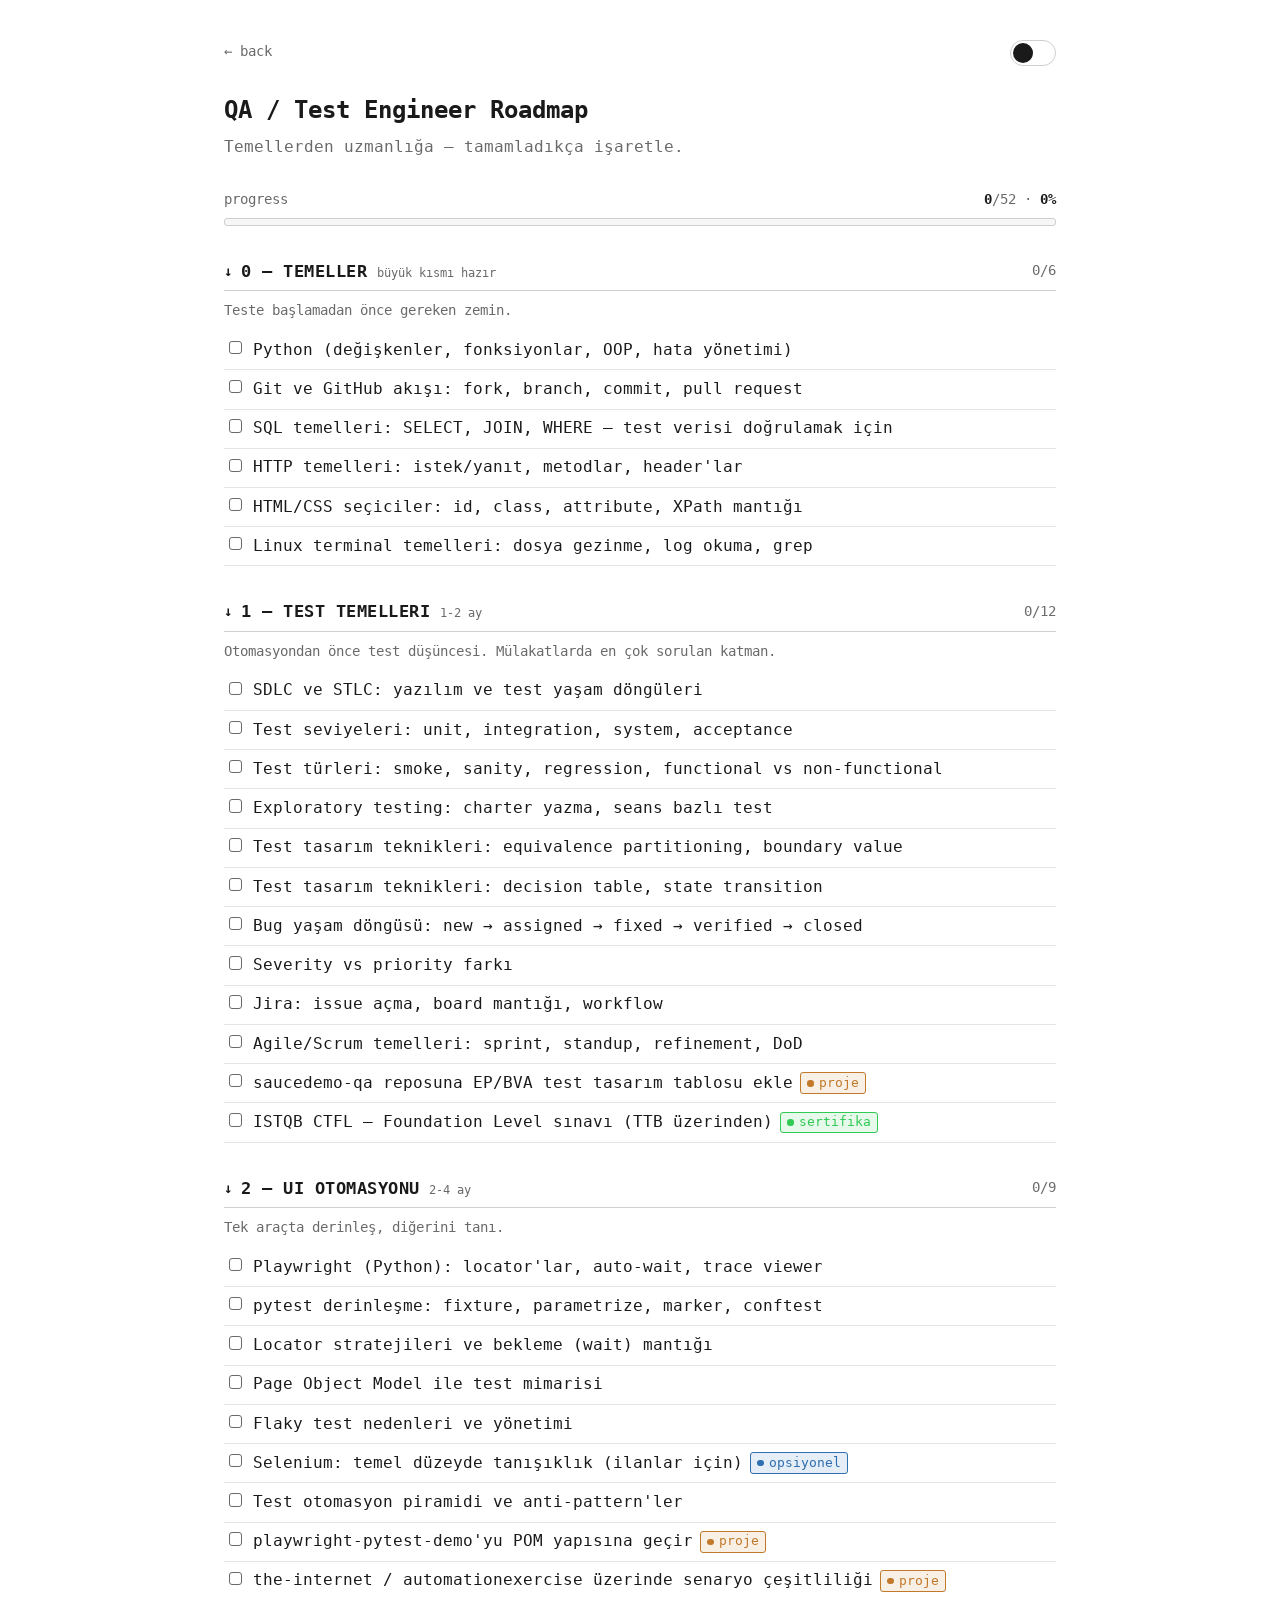
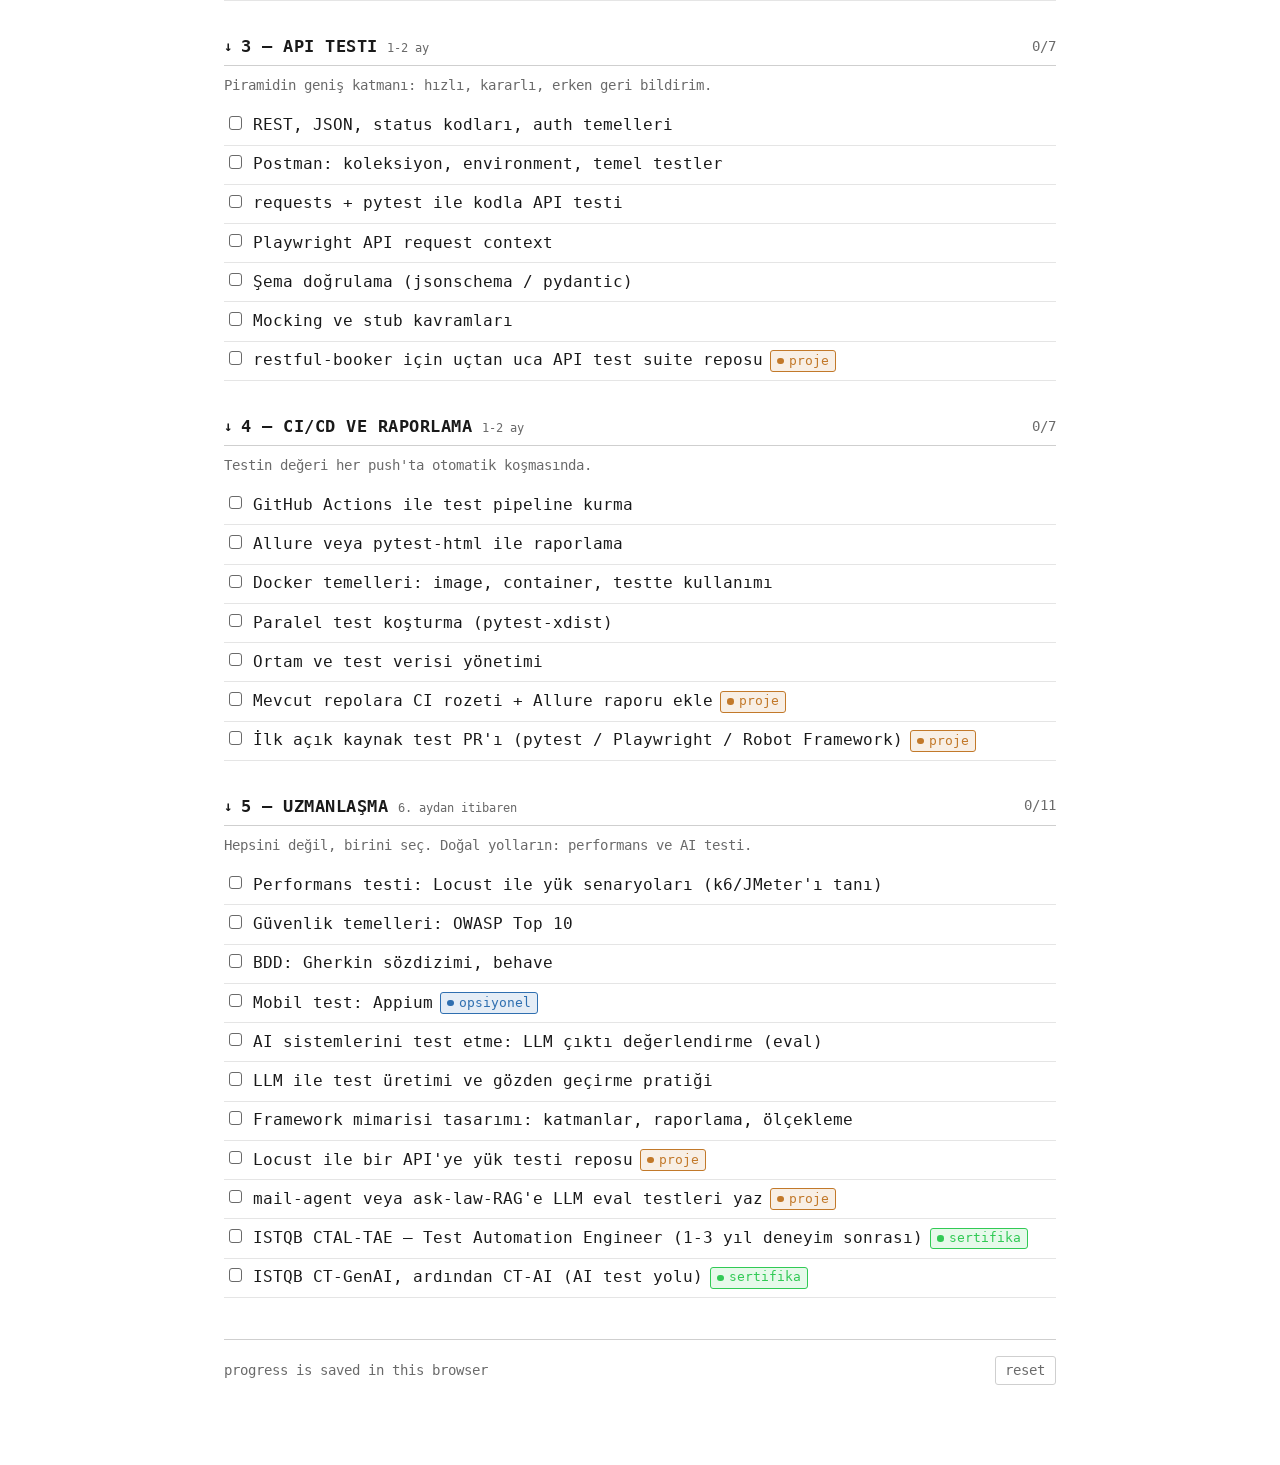
<file: roadmap/index.html>
<!doctype html>
<html lang="en">
<head>
<meta charset="utf-8">
<meta name="viewport" content="width=device-width, initial-scale=1.0">
<title>QA / Test Engineer Roadmap</title>
<link rel="stylesheet" href="/styles.css">
<script>
  try { if (localStorage.getItem('theme') === 'dark') document.documentElement.setAttribute('data-theme', 'dark'); } catch (e) {}
</script>
<style>

  .rm-sub{margin:.4rem 0 1.8rem; color:var(--muted)}

  .rm-progress{margin:0 0 1.4rem}
  .rm-progress-meta{display:flex; justify-content:space-between; font-size:.85rem; color:var(--muted); margin-bottom:.45rem}
  .rm-progress-meta b{color:var(--ink)}
  .rm-track{height:8px; border:1px solid var(--rule); border-radius:3px; overflow:hidden; background:color-mix(in srgb, var(--ink) 4%, transparent)}
  .rm-fill{height:100%; width:0%; background:var(--ok); transition:width .3s ease}

  .rm-time{font-size:.78rem; font-weight:400; text-transform:none; letter-spacing:0; color:var(--muted); margin-left:.6rem}
  .rm-count{margin-left:auto; font-size:.85rem; font-weight:400; letter-spacing:0; color:var(--muted); white-space:nowrap}
  .rm-desc{margin:.15rem 0 .55rem; font-size:.9rem; color:var(--muted)}

  ul.rm-items{list-style:none; margin:0 0 .4rem; padding:0}
  .rm-item{
    display:flex; align-items:flex-start; gap:.7rem; width:100%;
    background:none; border:0; border-bottom:1px solid color-mix(in srgb, var(--rule) 55%, transparent);
    font:inherit; color:var(--ink); text-align:left; cursor:pointer;
    padding:.42rem .3rem; line-height:1.55;
  }
  .rm-item:hover{background:color-mix(in srgb, var(--ink) 5%, transparent)}
  .rm-box{
    flex:0 0 auto; width:1.05em; height:1.05em; margin-top:.24em;
    border:1.5px solid var(--muted); border-radius:3px;
    display:flex; align-items:center; justify-content:center;
    font-size:.8em; line-height:1; color:transparent;
  }
  .rm-label .tag{margin-left:.5em}
  .rm-item.done{color:var(--muted)}
  .rm-item.done .rm-label{text-decoration:line-through; text-decoration-thickness:1px}
  .rm-item.done .rm-box{background:var(--muted); border-color:var(--muted); color:var(--bg)}
  .rm-item.done .tag{filter:grayscale(1); opacity:.55}

  .rm-foot{
    margin-top:2.6rem; padding-top:1rem; border-top:1px solid var(--rule);
    display:flex; justify-content:space-between; align-items:center; gap:1rem; flex-wrap:wrap;
    font-size:.85rem; color:var(--muted);
  }
  .rm-foot button{background:none; border:1px solid var(--rule); border-radius:3px; padding:.15rem .6rem; font:inherit; color:var(--muted); cursor:pointer}
  .rm-foot button:hover{color:var(--ink); border-color:var(--muted)}
</style>
</head>
<body>
  <div class="paper">

    <header class="site-head">
      <a class="back" href="/">&larr; back</a>
      <button class="theme-toggle" id="theme" type="button" aria-label="Toggle theme" aria-pressed="false"><span class="knob"></span></button>
    </header>

    <h1 class="project-title">QA / Test Engineer Roadmap</h1>
    <p class="rm-sub">Temellerden uzmanlığa — tamamladıkça işaretle.</p>

    <div class="rm-progress">
      <div class="rm-progress-meta">
        <span>progress</span>
        <span><b id="rm-done">0</b><span id="rm-total">/0</span> &middot; <b id="rm-pct">0%</b></span>
      </div>
      <div class="rm-track" id="rm-bar" role="progressbar" aria-label="Overall progress" aria-valuemin="0" aria-valuemax="100" aria-valuenow="0">
        <div class="rm-fill" id="rm-fill"></div>
      </div>
    </div>

    <main id="rm-list"></main>

    <footer class="rm-foot">
      <span>progress is saved in this browser</span>
      <button id="rm-reset" type="button">reset</button>
    </footer>

  </div>

<script>


const $ = id => document.getElementById(id);
const esc = s => String(s).replace(/[&<>"]/g, c => ({ '&': '&amp;', '<': '&lt;', '>': '&gt;', '"': '&quot;' }[c]));

const themeBtn = $('theme');
if (themeBtn) {
  const root = document.documentElement;
  themeBtn.setAttribute('aria-pressed', root.getAttribute('data-theme') === 'dark' ? 'true' : 'false');
  themeBtn.addEventListener('click', () => {
    const isDark = root.getAttribute('data-theme') === 'dark';
    if (isDark) { root.removeAttribute('data-theme'); themeBtn.setAttribute('aria-pressed', 'false'); }
    else { root.setAttribute('data-theme', 'dark'); themeBtn.setAttribute('aria-pressed', 'true'); }
    try { localStorage.setItem('theme', isDark ? 'light' : 'dark'); } catch (e) {}
  });
}

const TAG_COLORS = { sertifika: '#31ca55', proje: '#c2792a', opsiyonel: '#2f6fb0' };

const STAGES = [
  {
    id: 's0', title: '0 — Temeller', time: 'büyük kısmı hazır',
    desc: 'Teste başlamadan önce gereken zemin.',
    items: [
      { id: 's0-python', text: 'Python (değişkenler, fonksiyonlar, OOP, hata yönetimi)' },
      { id: 's0-git', text: 'Git ve GitHub akışı: fork, branch, commit, pull request' },
      { id: 's0-sql', text: 'SQL temelleri: SELECT, JOIN, WHERE — test verisi doğrulamak için' },
      { id: 's0-http', text: "HTTP temelleri: istek/yanıt, metodlar, header'lar" },
      { id: 's0-css', text: 'HTML/CSS seçiciler: id, class, attribute, XPath mantığı' },
      { id: 's0-linux', text: 'Linux terminal temelleri: dosya gezinme, log okuma, grep' }
    ]
  },
  {
    id: 's1', title: '1 — Test temelleri', time: '1-2 ay',
    desc: 'Otomasyondan önce test düşüncesi. Mülakatlarda en çok sorulan katman.',
    items: [
      { id: 's1-sdlc', text: 'SDLC ve STLC: yazılım ve test yaşam döngüleri' },
      { id: 's1-levels', text: 'Test seviyeleri: unit, integration, system, acceptance' },
      { id: 's1-types', text: 'Test türleri: smoke, sanity, regression, functional vs non-functional' },
      { id: 's1-explore', text: 'Exploratory testing: charter yazma, seans bazlı test' },
      { id: 's1-design', text: 'Test tasarım teknikleri: equivalence partitioning, boundary value' },
      { id: 's1-design2', text: 'Test tasarım teknikleri: decision table, state transition' },
      { id: 's1-buglife', text: 'Bug yaşam döngüsü: new → assigned → fixed → verified → closed' },
      { id: 's1-sevpri', text: 'Severity vs priority farkı' },
      { id: 's1-jira', text: 'Jira: issue açma, board mantığı, workflow' },
      { id: 's1-agile', text: 'Agile/Scrum temelleri: sprint, standup, refinement, DoD' },
      { id: 's1-proj', text: 'saucedemo-qa reposuna EP/BVA test tasarım tablosu ekle', tag: 'proje' },
      { id: 's1-ctfl', text: 'ISTQB CTFL — Foundation Level sınavı (TTB üzerinden)', tag: 'sertifika' }
    ]
  },
  {
    id: 's2', title: '2 — UI otomasyonu', time: '2-4 ay',
    desc: 'Tek araçta derinleş, diğerini tanı.',
    items: [
      { id: 's2-pw', text: "Playwright (Python): locator'lar, auto-wait, trace viewer" },
      { id: 's2-pytest', text: 'pytest derinleşme: fixture, parametrize, marker, conftest' },
      { id: 's2-locator', text: 'Locator stratejileri ve bekleme (wait) mantığı' },
      { id: 's2-pom', text: 'Page Object Model ile test mimarisi' },
      { id: 's2-flaky', text: 'Flaky test nedenleri ve yönetimi' },
      { id: 's2-selenium', text: 'Selenium: temel düzeyde tanışıklık (ilanlar için)', tag: 'opsiyonel' },
      { id: 's2-pyramid', text: "Test otomasyon piramidi ve anti-pattern'ler" },
      { id: 's2-proj', text: "playwright-pytest-demo'yu POM yapısına geçir", tag: 'proje' },
      { id: 's2-proj2', text: 'the-internet / automationexercise üzerinde senaryo çeşitliliği', tag: 'proje' }
    ]
  },
  {
    id: 's3', title: '3 — API testi', time: '1-2 ay',
    desc: 'Piramidin geniş katmanı: hızlı, kararlı, erken geri bildirim.',
    items: [
      { id: 's3-rest', text: 'REST, JSON, status kodları, auth temelleri' },
      { id: 's3-postman', text: 'Postman: koleksiyon, environment, temel testler' },
      { id: 's3-requests', text: 'requests + pytest ile kodla API testi' },
      { id: 's3-pwapi', text: 'Playwright API request context' },
      { id: 's3-schema', text: 'Şema doğrulama (jsonschema / pydantic)' },
      { id: 's3-mock', text: 'Mocking ve stub kavramları' },
      { id: 's3-proj', text: 'restful-booker için uçtan uca API test suite reposu', tag: 'proje' }
    ]
  },
  {
    id: 's4', title: '4 — CI/CD ve raporlama', time: '1-2 ay',
    desc: "Testin değeri her push'ta otomatik koşmasında.",
    items: [
      { id: 's4-actions', text: 'GitHub Actions ile test pipeline kurma' },
      { id: 's4-report', text: 'Allure veya pytest-html ile raporlama' },
      { id: 's4-docker', text: 'Docker temelleri: image, container, testte kullanımı' },
      { id: 's4-parallel', text: 'Paralel test koşturma (pytest-xdist)' },
      { id: 's4-data', text: 'Ortam ve test verisi yönetimi' },
      { id: 's4-proj', text: 'Mevcut repolara CI rozeti + Allure raporu ekle', tag: 'proje' },
      { id: 's4-oss', text: "İlk açık kaynak test PR'ı (pytest / Playwright / Robot Framework)", tag: 'proje' }
    ]
  },
  {
    id: 's5', title: '5 — Uzmanlaşma', time: '6. aydan itibaren',
    desc: 'Hepsini değil, birini seç. Doğal yolların: performans ve AI testi.',
    items: [
      { id: 's5-perf', text: "Performans testi: Locust ile yük senaryoları (k6/JMeter'ı tanı)" },
      { id: 's5-sec', text: 'Güvenlik temelleri: OWASP Top 10' },
      { id: 's5-bdd', text: 'BDD: Gherkin sözdizimi, behave' },
      { id: 's5-mobile', text: 'Mobil test: Appium', tag: 'opsiyonel' },
      { id: 's5-aitest', text: 'AI sistemlerini test etme: LLM çıktı değerlendirme (eval)' },
      { id: 's5-llmgen', text: 'LLM ile test üretimi ve gözden geçirme pratiği' },
      { id: 's5-arch', text: 'Framework mimarisi tasarımı: katmanlar, raporlama, ölçekleme' },
      { id: 's5-proj', text: "Locust ile bir API'ye yük testi reposu", tag: 'proje' },
      { id: 's5-proj2', text: "mail-agent veya ask-law-RAG'e LLM eval testleri yaz", tag: 'proje' },
      { id: 's5-tae', text: 'ISTQB CTAL-TAE — Test Automation Engineer (1-3 yıl deneyim sonrası)', tag: 'sertifika' },
      { id: 's5-genai', text: 'ISTQB CT-GenAI, ardından CT-AI (AI test yolu)', tag: 'sertifika' }
    ]
  }
];

const STORE_KEY = 'qa-roadmap-v1';
let state = {};
try {
  const raw = localStorage.getItem(STORE_KEY);
  const parsed = raw ? JSON.parse(raw) : null;
  if (parsed && typeof parsed === 'object') state = parsed;
} catch (e) { state = {}; }
const save = () => { try { localStorage.setItem(STORE_KEY, JSON.stringify(state)); } catch (e) {} };

const collapsedStages = new Set();
const TOTAL = STAGES.reduce((n, s) => n + s.items.length, 0);

function tagHTML(t) {
  const c = TAG_COLORS[t] || '#777777';
  return `<span class="tag" style="--c:${c}"><span class="dot"></span><span class="lbl">${esc(t)}</span></span>`;
}
function itemHTML(it) {
  const done = !!state[it.id];
  return `<li><button class="rm-item${done ? ' done' : ''}" type="button" role="checkbox" aria-checked="${done}" data-id="${it.id}">`
    + `<span class="rm-box" aria-hidden="true">✓</span>`
    + `<span class="rm-label">${esc(it.text)}${it.tag ? tagHTML(it.tag) : ''}</span>`
    + `</button></li>`;
}

function render() {
  let html = '';
  STAGES.forEach(stage => {
    const done = stage.items.filter(it => state[it.id]).length;
    const collapsed = collapsedStages.has(stage.id);
    html += `<section class="cat-section${collapsed ? ' collapsed' : ''}" data-stage="${stage.id}">`
      + `<button class="cat-head" type="button" aria-expanded="${!collapsed}">`
      + `<span class="cat-arrow" aria-hidden="true">↓</span>`
      + `<span>${esc(stage.title)}<span class="rm-time">${esc(stage.time)}</span></span>`
      + `<span class="rm-count">${done}/${stage.items.length}</span>`
      + `</button>`
      + `<div class="cat-body">`
      + `<p class="rm-desc">${esc(stage.desc)}</p>`
      + `<ul class="rm-items">` + stage.items.map(itemHTML).join('') + `</ul>`
      + `</div></section>`;
  });
  $('rm-list').innerHTML = html;

  const done = Object.keys(state).length;
  const pct = TOTAL ? Math.round((done / TOTAL) * 100) : 0;
  $('rm-done').textContent = done;
  $('rm-total').textContent = `/${TOTAL}`;
  $('rm-pct').textContent = `${pct}%`;
  $('rm-fill').style.width = `${pct}%`;
  $('rm-bar').setAttribute('aria-valuenow', String(pct));
}

$('rm-list').addEventListener('click', e => {
  const item = e.target.closest('.rm-item');
  if (item) {
    const id = item.dataset.id;
    if (state[id]) { delete state[id]; } else { state[id] = 1; }
    save();
    render();
    return;
  }
  const head = e.target.closest('.cat-head');
  if (head) {
    const section = head.closest('.cat-section');
    const stage = section.dataset.stage;
    collapsedStages.has(stage) ? collapsedStages.delete(stage) : collapsedStages.add(stage);
    render();
  }
});

$('rm-reset').addEventListener('click', () => {
  if (confirm('Tüm ilerleme silinsin mi?')) {
    state = {};
    save();
    render();
  }
});

render();
</script>
</body>
</html>
</file>
<file: styles.css>
@font-face{
  font-family:"DejaVu Sans Mono";
  src:url("fonts/DejaVuSansMono.woff2") format("woff2");
  font-weight:400; font-style:normal; font-display:swap;
}
@font-face{
  font-family:"DejaVu Sans Mono";
  src:url("fonts/DejaVuSansMono-Bold.woff2") format("woff2");
  font-weight:700; font-style:normal; font-display:swap;
}

:root{
  --bg:#ffffff;       /* background (light theme) */
  --ink:#1a1a1a;      /* main text */
  --muted:#6a6a6a;    /* filter / secondary text */
  --rule:#cfcfcf;     /* hairlines */
  --ok:#2e7d32;       /* "good" value color (green) */
  --bad:#c62828;      /* "bad" value color (red) */
  --mono:"DejaVu Sans Mono",ui-monospace,"Courier New",monospace;
  color-scheme:light;
}
:root[data-theme="dark"]{
  --bg:#181818;
  --ink:#e6e6e6;
  --muted:#9a9a9a;
  --rule:#3a3a3a;
  --ok:#7bc47f;
  --bad:#e57373;
  color-scheme:dark;
}
*{box-sizing:border-box}
html{scrollbar-gutter:stable both-edges}   /* keeps the column perfectly centered, scrollbar or not */
html,body{margin:0}
body{
  background:var(--bg); color:var(--ink);
  font-family:var(--mono); font-size:16px; line-height:1.6;
  transition:background-color .2s ease, color .2s ease;
  -webkit-font-smoothing:antialiased;
}
.paper{max-width:880px; margin:0 auto; padding:2.5rem 1.5rem 5rem}
a{color:inherit; text-decoration:none}
:focus-visible{outline:2px solid var(--ink); outline-offset:2px}

/* header + links + theme toggle */
.site-head{display:flex; align-items:flex-start; justify-content:space-between; gap:1rem; margin-bottom:1.8rem}
.identity{display:flex; flex-direction:column; gap:.35rem}
.identity h1{margin:0; font-size:1.5rem; font-weight:700; text-transform:uppercase; letter-spacing:.02em; line-height:1.2}
.links{display:flex; flex-wrap:wrap; gap:.9rem; font-size:.85rem}
.links a:hover{text-decoration:underline; text-underline-offset:2px}

.theme-toggle{
  appearance:none; flex-shrink:0; cursor:pointer; padding:0;
  width:46px; height:26px; border-radius:999px;
  border:1px solid var(--rule); background:var(--bg); position:relative;
  transition:border-color .2s ease;
}
.theme-toggle .knob{
  position:absolute; top:2px; left:2px; width:20px; height:20px; border-radius:50%;
  background:var(--ink); transition:transform .2s ease;
}
:root[data-theme="dark"] .theme-toggle .knob{transform:translateX(20px)}

/* intro */
.intro{margin:0 0 2rem; max-width:72ch}

/* filter bar */
.controls{margin:0 0 1.5rem}
.filters{display:flex; flex-wrap:wrap; align-items:center; gap:.6rem 1.3rem; font-size:.85rem}
.filter-group{display:flex; flex-wrap:wrap; align-items:center; gap:.45rem}
.filters-label{color:var(--muted)}
.tagbar{display:flex; flex-wrap:wrap; gap:.4rem}
.meta{display:flex; align-items:center; gap:1.2rem; margin-left:auto; color:var(--muted)}
.meta button{background:none; border:0; padding:0; font:inherit; color:var(--muted); cursor:pointer}
.meta button:hover{color:var(--ink)}
.count{white-space:nowrap}

/* tag chips (both in the filter and in the list) */
.tag,.chip{
  display:inline-flex; align-items:center; gap:.4em;
  padding:.05em .5em; border:1px solid var(--c); border-radius:3px;
  background:color-mix(in srgb, var(--c) 12%, transparent);
  font-size:.8em; line-height:1.45; white-space:nowrap; vertical-align:middle;
}
.tag .dot,.chip .dot{width:.5em; height:.5em; border-radius:50%; background:var(--c); flex-shrink:0}
.tag .lbl,.chip .lbl{color:var(--c)}
.chip{font-family:inherit; cursor:pointer}
.chip[aria-pressed="true"]{background:var(--c); border-color:var(--c)}
.chip[aria-pressed="true"] .lbl{color:#fff}
.chip[aria-pressed="true"] .dot{background:#fff}

/* category sections (clickable heading toggles the projects under it) */
.cat-section{margin-top:2rem}
.cat-head{
  display:flex; align-items:center; gap:.55rem; width:100%;
  margin:0 0 .5rem; padding:0 0 .35rem;
  background:none; border:0; border-bottom:1px solid var(--rule);
  font:inherit; font-size:1.05rem; font-weight:700; text-transform:uppercase; letter-spacing:.03em;
  color:inherit; text-align:left; cursor:pointer;
}
.cat-head:hover{color:var(--muted)}
.cat-arrow{display:inline-block; font-size:.85em; transition:transform .15s ease}
.cat-section.collapsed .cat-arrow{transform:rotate(-90deg)}
.cat-section.collapsed .cat-body{display:none}

/* rows */
.entry{padding:.2rem 0; line-height:1.7}
.entry .date{color:var(--ink)}
.entry .tag{margin:0 .15em}
.entry .title{font-weight:700; margin-left:.15em}
.entry .title:hover{text-decoration:underline; text-underline-offset:2px}

.empty{color:var(--muted); padding:1.5rem 0}

@media (prefers-reduced-motion: reduce){*{transition:none !important}}

/* ===================== project / article detail page ===================== */
.back{font-size:.9rem; color:var(--muted)}
.back:hover{color:var(--ink); text-decoration:underline; text-underline-offset:2px}

/* fill the same width as the header so the whole column is centered */
.project{max-width:100%}
.project-title{margin:.4rem 0 .6rem; font-size:1.5rem; font-weight:700; line-height:1.25}
.project-meta{display:flex; flex-wrap:wrap; align-items:center; gap:.5rem; color:var(--muted); font-size:.9rem; padding-bottom:.7rem; border-bottom:1px solid var(--rule); margin-bottom:1.6rem}
.project-meta .cat{margin-left:auto; text-transform:uppercase; letter-spacing:.03em}

/* rendered Markdown body */
.project-body{line-height:1.7}
.project-body > *:first-child{margin-top:0}
.project-body p{margin:0 0 1.1rem}
/* section headers, Fabien-style: bold uppercase with a full-width rule underneath */
.project-body h2{margin:2.2rem 0 .9rem; padding-bottom:.3rem; border-bottom:1px solid var(--rule); font-size:1.05rem; font-weight:700; text-transform:uppercase; letter-spacing:.03em; line-height:1.3}
.project-body h3{margin:1.6rem 0 .6rem; font-size:1rem; font-weight:700}
.project-body a{text-decoration:underline; text-underline-offset:2px}
.project-body ul,.project-body ol{margin:0 0 1.1rem; padding-left:1.4rem}
.project-body li{margin:.25rem 0}
.project-body img{display:block; max-width:100%; height:auto; margin:1.3rem 0; border:1px solid var(--rule); border-radius:3px}
.project-body iframe,.project-body video{display:block; max-width:100%; margin:1.3rem 0; border:1px solid var(--rule); border-radius:3px}
.project-body model-viewer{display:block; width:100%; height:440px; margin:1.3rem 0; border:1px solid var(--rule); border-radius:3px; background:color-mix(in srgb, var(--ink) 4%, transparent)}
.project-body blockquote{margin:1.1rem 0; padding:.2rem 0 .2rem 1rem; border-left:3px solid var(--rule); color:var(--muted)}
.project-body hr{border:0; border-top:1px solid var(--rule); margin:2rem 0}

/* tables, Fabien-style: gray header row, bordered cells */
.project-body table{width:100%; border-collapse:collapse; margin:1.4rem 0; font-size:.95em}
.project-body th,.project-body td{border:1px solid var(--rule); padding:.45rem .7rem; text-align:left}
.project-body th{background:color-mix(in srgb, var(--ink) 9%, transparent); font-weight:700}

/* inline code = flat gray chip; code blocks = bordered box */
.project-body code{
  font-family:var(--mono); font-size:.92em;
  padding:.1em .4em; border-radius:2px;
  background:color-mix(in srgb, var(--ink) 10%, transparent);
}
.project-body pre{
  margin:1.3rem 0; padding:.9rem 1rem; overflow-x:auto;
  border:1px solid var(--rule); border-radius:3px;
  background:color-mix(in srgb, var(--ink) 5%, transparent);
  line-height:1.5;
}
.project-body pre code{padding:0; background:none; font-size:.9em}

/* helper classes for colored values, e.g. <span class="ok">48 fps</span> */
.project-body .ok{color:var(--ok); font-weight:700}
.project-body .bad{color:var(--bad); font-weight:700}

/* links section at the bottom of a project */
.project-links{display:flex; flex-wrap:wrap; gap:1.2rem; margin-top:2rem; padding-top:1rem; border-top:1px solid var(--rule); font-size:.95rem}
.project-links a{text-decoration:underline; text-underline-offset:2px}
.project-links a:hover{color:var(--muted)}

/* ---------- header logo ---------- */
.brand{display:flex; align-items:center; gap:.9rem}
.brand-logo{height:40px; width:auto; display:block; flex-shrink:0}
</file>
